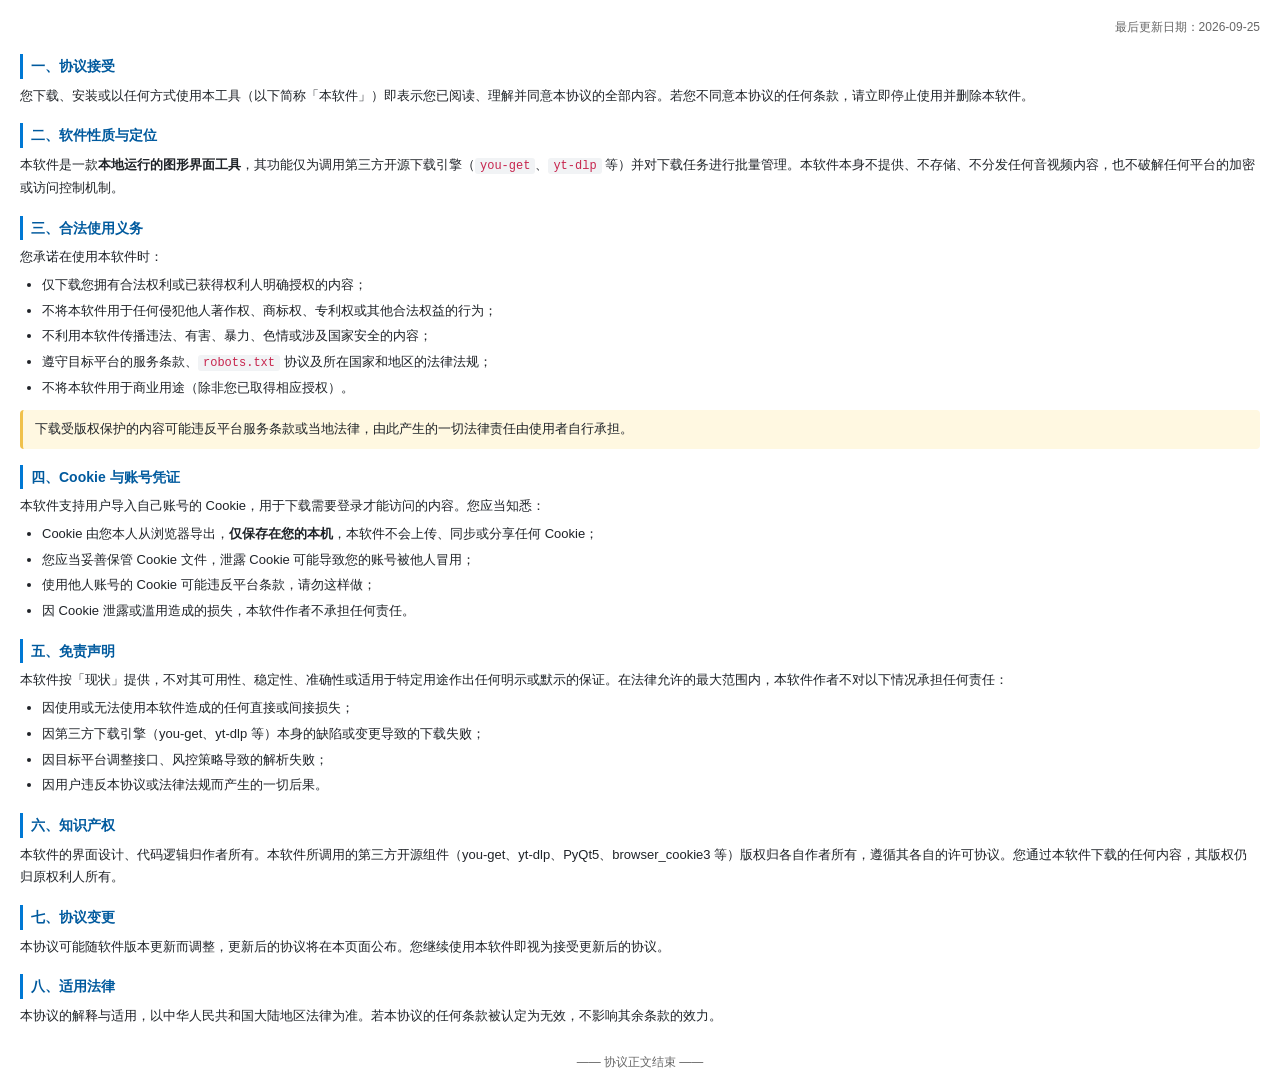
<file: docs/embed/terms.html>
<!DOCTYPE html>
<html lang="zh-CN">
<head>
<meta charset="UTF-8">
<title>用户协议与使用条款</title>
<style>
  body { font-family: -apple-system, "Segoe UI", "Microsoft YaHei", sans-serif;
         font-size: 13px; line-height: 1.75; color: #1f2328; padding: 4px 12px; }
  h2 { font-size: 14px; color: #005a9e; border-left: 3px solid #0078d4;
       padding-left: 8px; margin-top: 16px; margin-bottom: 6px; }
  p { margin: 5px 0; }
  ul { padding-left: 22px; margin: 5px 0; }
  li { margin: 3px 0; }
  .notice { background: #fff8e1; border-left: 3px solid #f0c14b;
            padding: 8px 12px; margin: 10px 0; border-radius: 4px; }
  .updated { text-align: right; color: #666; font-size: 12px; margin-bottom: 4px; }
  code { background: #f1f3f5; padding: 1px 5px; border-radius: 3px;
         font-family: Consolas, monospace; font-size: 12px; color: #c7254e; }
</style>
</head>
<body>

<p class="updated">最后更新日期：2026-09-25</p>

<h2>一、协议接受</h2>
<p>您下载、安装或以任何方式使用本工具（以下简称「本软件」）即表示您已阅读、理解并同意本协议的全部内容。若您不同意本协议的任何条款，请立即停止使用并删除本软件。</p>

<h2>二、软件性质与定位</h2>
<p>本软件是一款<strong>本地运行的图形界面工具</strong>，其功能仅为调用第三方开源下载引擎（<code>you-get</code>、<code>yt-dlp</code> 等）并对下载任务进行批量管理。本软件本身不提供、不存储、不分发任何音视频内容，也不破解任何平台的加密或访问控制机制。</p>

<h2>三、合法使用义务</h2>
<p>您承诺在使用本软件时：</p>
<ul>
  <li>仅下载您拥有合法权利或已获得权利人明确授权的内容；</li>
  <li>不将本软件用于任何侵犯他人著作权、商标权、专利权或其他合法权益的行为；</li>
  <li>不利用本软件传播违法、有害、暴力、色情或涉及国家安全的内容；</li>
  <li>遵守目标平台的服务条款、<code>robots.txt</code> 协议及所在国家和地区的法律法规；</li>
  <li>不将本软件用于商业用途（除非您已取得相应授权）。</li>
</ul>
<div class="notice">下载受版权保护的内容可能违反平台服务条款或当地法律，由此产生的一切法律责任由使用者自行承担。</div>

<h2>四、Cookie 与账号凭证</h2>
<p>本软件支持用户导入自己账号的 Cookie，用于下载需要登录才能访问的内容。您应当知悉：</p>
<ul>
  <li>Cookie 由您本人从浏览器导出，<strong>仅保存在您的本机</strong>，本软件不会上传、同步或分享任何 Cookie；</li>
  <li>您应当妥善保管 Cookie 文件，泄露 Cookie 可能导致您的账号被他人冒用；</li>
  <li>使用他人账号的 Cookie 可能违反平台条款，请勿这样做；</li>
  <li>因 Cookie 泄露或滥用造成的损失，本软件作者不承担任何责任。</li>
</ul>

<h2>五、免责声明</h2>
<p>本软件按「现状」提供，不对其可用性、稳定性、准确性或适用于特定用途作出任何明示或默示的保证。在法律允许的最大范围内，本软件作者不对以下情况承担任何责任：</p>
<ul>
  <li>因使用或无法使用本软件造成的任何直接或间接损失；</li>
  <li>因第三方下载引擎（you-get、yt-dlp 等）本身的缺陷或变更导致的下载失败；</li>
  <li>因目标平台调整接口、风控策略导致的解析失败；</li>
  <li>因用户违反本协议或法律法规而产生的一切后果。</li>
</ul>

<h2>六、知识产权</h2>
<p>本软件的界面设计、代码逻辑归作者所有。本软件所调用的第三方开源组件（you-get、yt-dlp、PyQt5、browser_cookie3 等）版权归各自作者所有，遵循其各自的许可协议。您通过本软件下载的任何内容，其版权仍归原权利人所有。</p>

<h2>七、协议变更</h2>
<p>本协议可能随软件版本更新而调整，更新后的协议将在本页面公布。您继续使用本软件即视为接受更新后的协议。</p>

<h2>八、适用法律</h2>
<p>本协议的解释与适用，以中华人民共和国大陆地区法律为准。若本协议的任何条款被认定为无效，不影响其余条款的效力。</p>

<p style="text-align:center;color:#666;font-size:12px;margin-top:24px;">
—— 协议正文结束 ——
</p>

</body>
</html>
</file>
